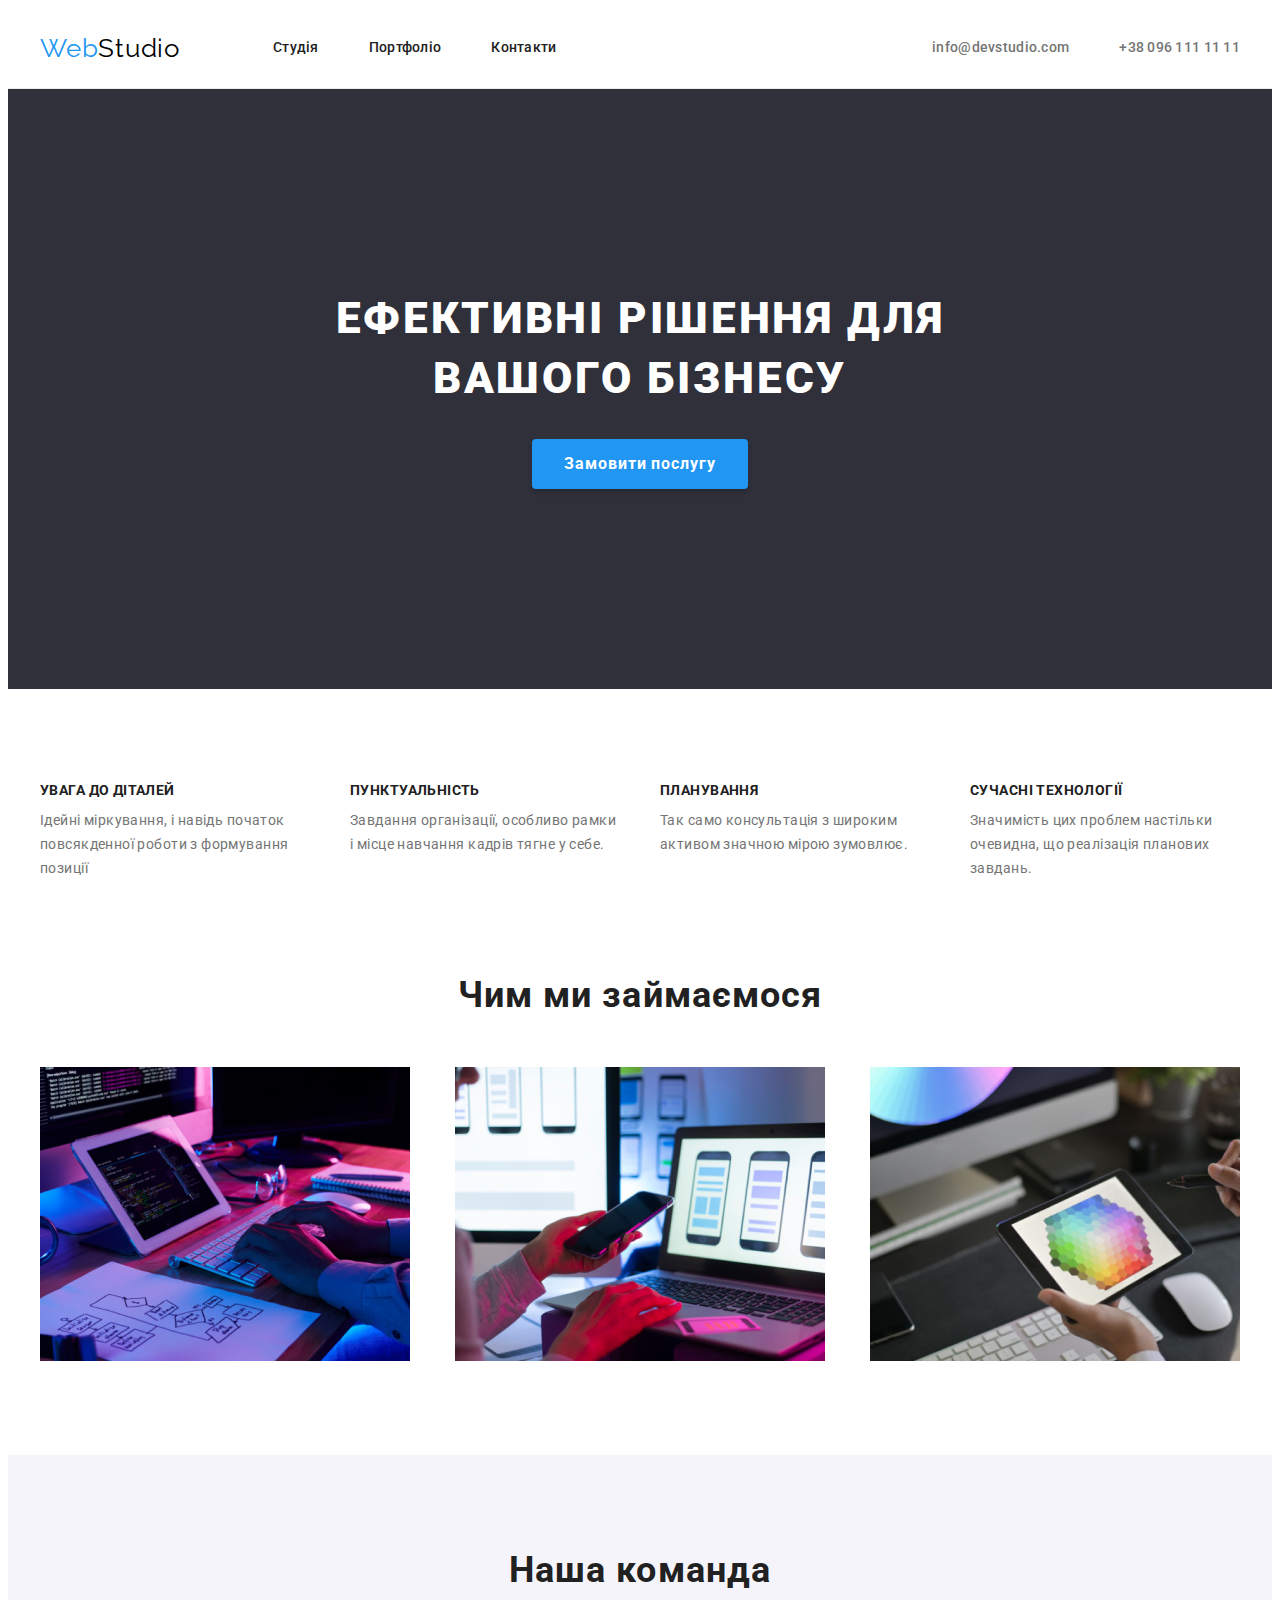
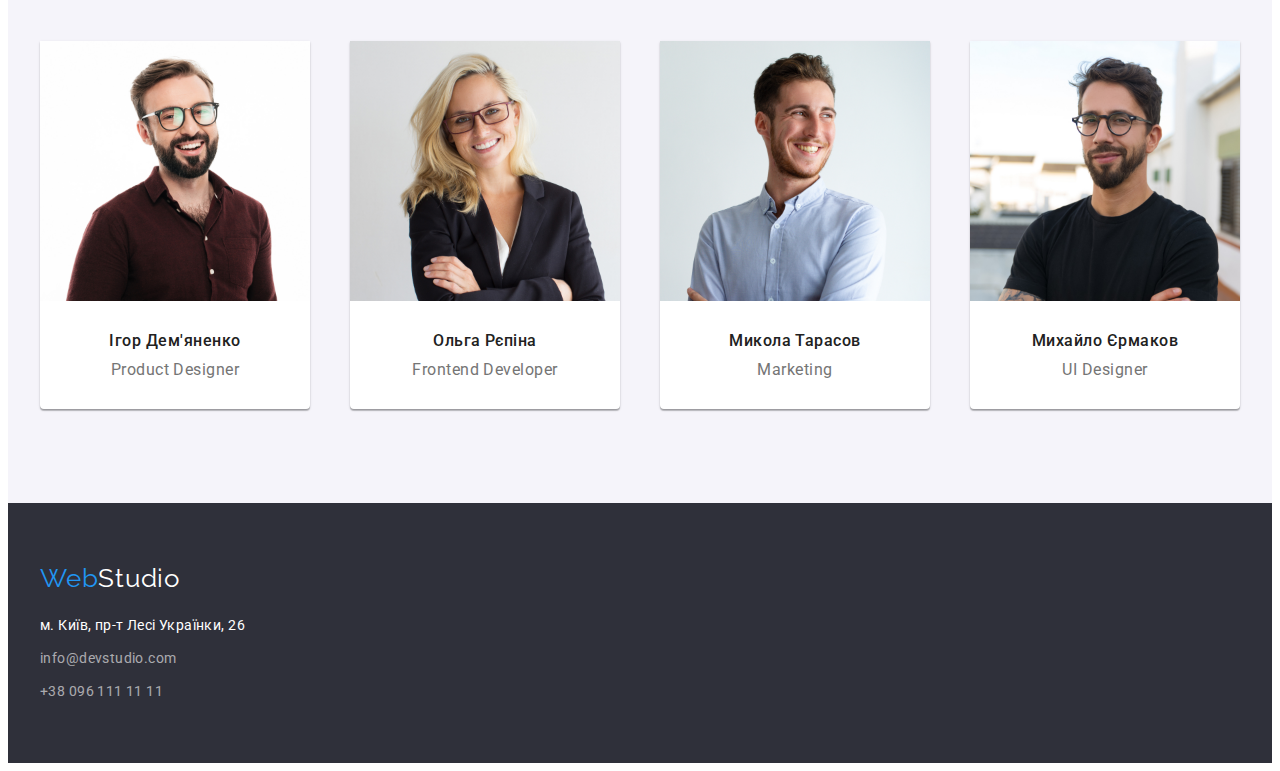
<file: index.html>
<!DOCTYPE html>
<html lang="uk">
<head>
    <meta charset="UTF-8">
    <meta http-equiv="X-UA-Compatible" content="IE=edge">
    <meta name="viewport" content="width=device-width, initial-scale=1.0">
    <title>Document</title>
    <!--modern-normalize-->
    <link rel="stylesheet" href="https://cdnjs.cloudflare.com/ajax/libs/modern-normalize/1.1.0/modern-normalize.min.css"
        integrity="sha512-wpPYUAdjBVSE4KJnH1VR1HeZfpl1ub8YT/NKx4PuQ5NmX2tKuGu6U/JRp5y+Y8XG2tV+wKQpNHVUX03MfMFn9Q=="
        crossorigin="anonymous" referrerpolicy="no-referrer" />
    <link rel="preconnect" href="https://fonts.googleapis.com">
    <link rel="preconnect" href="https://fonts.gstatic.com" crossorigin>
    <link href="https://fonts.googleapis.com/css2?family=Raleway:wght@700&family=Roboto:wght@400;500;700;900&display=swap" rel="stylesheet">
    <link rel="stylesheet" href="./css/styles.css"> 
</head>
<body>
    <header class="line">
        <div class="header-container container">
            <a class="logo link header" href="./index.html" lang="en"> Web<span class="logo-part">Studio</span></a>
            <nav class="nav-head">
                <ul class="header-list list">
                    <li class="nav-item header">
                        <a href="./index.html" class="nav-link link">Студія</a>
                    </li>
                    <li class="nav-item header">
                        <a href="./portfolio.html" class="nav-link link">Портфоліо</a>
                    </li>
                    <li class="nav-item header">
                        <a href="./contacts.html" class="nav-link link">Контакти</a>
                    </li>
                </ul>
            </nav>
                <ul class="contact-container list">
                    <li>
                        <a href="mailto:info@devstudio.com" class="header-contacts link header">info@devstudio.com</a>
                    </li>
                    <li>
                        <a href="tel:+380961111111" class="header-contacts link header">+38 096 111 11 11</a>
                    </li>
                </ul>
        </div>
    </header>
<main>
    <section class="hero">   
        <div class="hero-container container">
            <h1 class="hero-text">ЕФЕКТИВНІ РІШЕННЯ ДЛЯ ВАШОГО БІЗНЕСУ</h1>
            <button type="button" class="main-button hero-btn">Замовити послугу</button>
        </div>
    </section>
        
    <section class="advantages">
        <div class="container">
            <ul class="advantage-list list">
                <li class="advantage-item">
                    <h3 class="advantage-list-title">УВАГА ДО ДІТАЛЕЙ</h3>
                    <p class="advantage-list-text">Ідейні міркування, і навідь початок повсякденної роботи з формування позиції</p>
                </li>
                <li class="advantage-item">
                    <h3 class="advantage-list-title">ПУНКТУАЛЬНІСТЬ</h3>
                    <p class="advantage-list-text">Завдання організації, особливо рамки і місце навчання кадрів тягне у себе.</p>
                </li>
                <li class="advantage-item">
                    <h3 class="advantage-list-title">ПЛАНУВАННЯ</h3>
                    <p class="advantage-list-text">Так само консультація з широким активом значною мірою зумовлює.</p>
                </li>
                <li class="advantage-item">
                    <h3 class="advantage-list-title">СУЧАСНІ ТЕХНОЛОГІЇ</h3>
                    <p class="advantage-list-text">Значимість цих проблем настільки очевидна, що реалізація планових завдань.</p>
                </li>
            </ul>
        </div>
    </section>
    
    <section class="about-work">
        <div class="container">
            <h2 class="work-title">Чим ми займаємося</h2>
            <ul class="photos list">
                <li class><a href=""><img src="./images/img1.png" alt="програміст с ноутбуком" width="370"> </a></li>
                <li class><a href=""><img src="./images/img2.png" alt="програміст с телефоном" width="370"></a></li>
                <li class><a href=""><img src="./images/img3.png" alt="програміст с планшетом" width="370"></a></li>
            </ul>
        </div>
    </section>    
    
    <section class="work-team">
       <div class="container">
        <h2 class="work-team-title">Наша команда</h2>
        <ul class="work-team-list list">
            <li class="work-team-item"><img src="./images/team1.jpg" alt="Ігор Дем'яненко" width="270">
                <div class="name-job">
                    <h3 class="work-team-list-item">Ігор Дем'яненко</h3>
                    <p lang="en" class="work-team-item-text">Product Designer</p>
                </div>
            </li>
            <li class="work-team-item"><img src="./images/team2.jpg" alt="Ольга Рєпіна" width="270">
                <div class="name-job">
                    <h3 class="work-team-list-item">Ольга Рєпіна</h3>
                    <p lang="en" class="work-team-item-text">Frontend Developer</p>
                </div>
            </li>
            <li class="work-team-item"><img src="./images/team3.jpg" alt="Микола Тарасов" width="270">
                <div class="name-job">
                    <h3 class="work-team-list-item">Микола Тарасов</h3>
                    <p lang="en" class="work-team-item-text">Marketing</p>
                </div>
            </li>
            <li class="work-team-item"><img src="./images/team4.jpg" alt="Михайло Єрмаков" width="270">
                <div class="name-job">
                    <h3 class="work-team-list-item">Михайло Єрмаков</h3>
                    <p lang="en" class="work-team-item-text">UI Designer</p>
                </div>
            </li>
        </ul>
</div>
</section>
</main>
<footer class="footer-box">
    <div class="container">
        <a class="logo-footer link" href="./index.html" lang="en">  Web<span class="logo-footer-part">Studio</span>
        </a>
        <address class="location">
            <p class="location-on-map link"> м. Київ, пр-т Лесі Українки, 26</p>
            <div class="mail-link"><a class="contact-email link" href="mailto:info@devstudio.com">info@devstudio.com</a><br/></div>
            <a class="contact-tel link" href="tel:+380961111111">+38 096 111 11 11</a>
        </address>
    </div>
</footer>
    
</body>
</html>
</file>
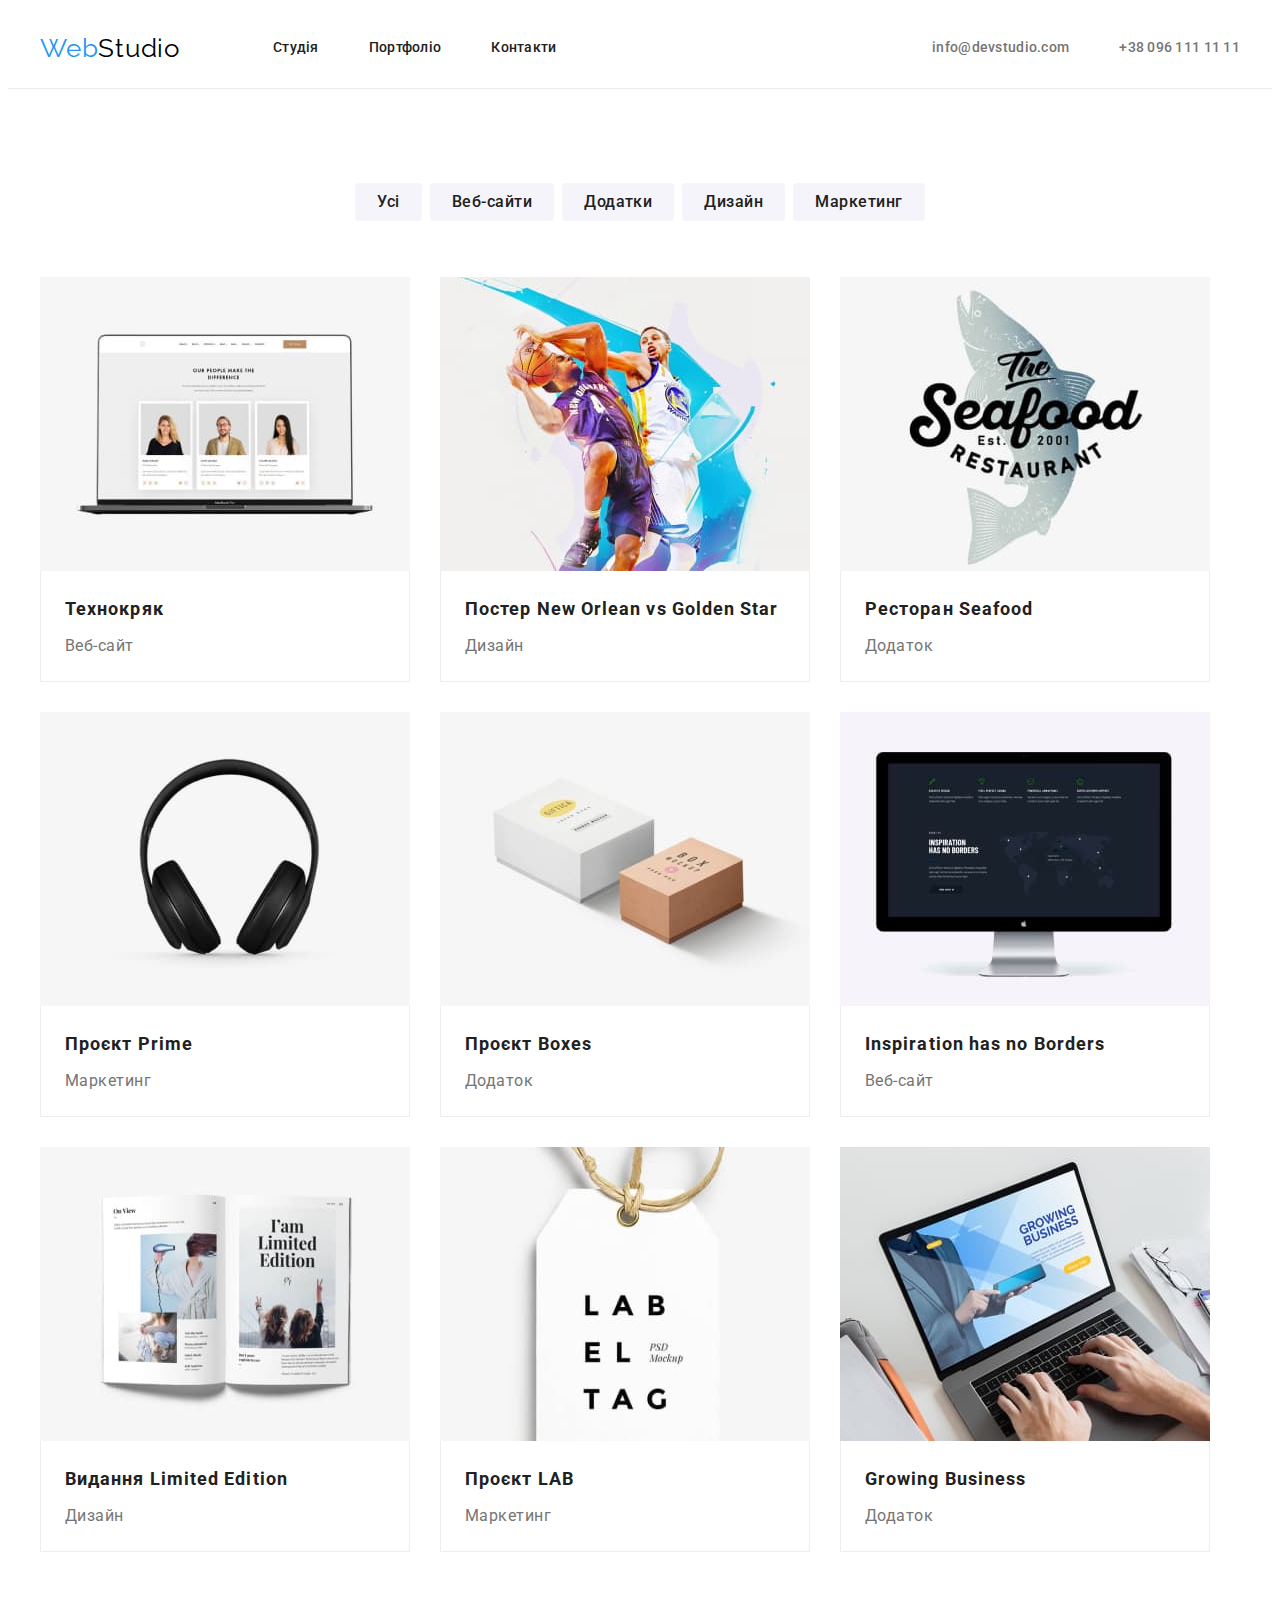
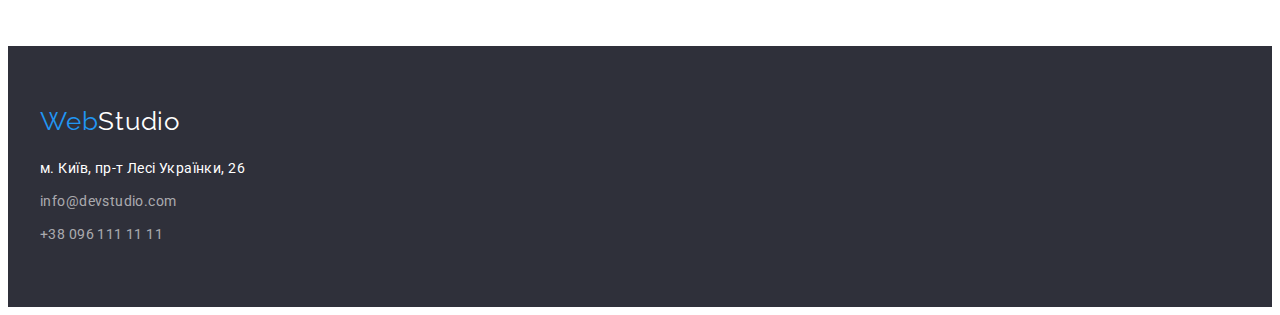
<file: portfolio.html>
<!DOCTYPE html>
<html lang="uk">
<head>
    <meta charset="UTF-8">
    <meta http-equiv="X-UA-Compatible" content="IE=edge">
    <meta name="viewport" content="width=device-width, initial-scale=1.0">
    <title>Document</title>
    <!--modern-normalize-->
    <link rel="stylesheet" href="https://cdnjs.cloudflare.com/ajax/libs/modern-normalize/1.1.0/modern-normalize.min.css"
        integrity="sha512-wpPYUAdjBVSE4KJnH1VR1HeZfpl1ub8YT/NKx4PuQ5NmX2tKuGu6U/JRp5y+Y8XG2tV+wKQpNHVUX03MfMFn9Q=="
        crossorigin="anonymous" referrerpolicy="no-referrer" />
    <!--Fonts-->
    <link rel="preconnect" href="https://fonts.googleapis.com">
    <link rel="preconnect" href="https://fonts.gstatic.com" crossorigin>
    <link href="https://fonts.googleapis.com/css2?family=Raleway:wght@700&family=Roboto:wght@400;500;700;900&display=swap" rel="stylesheet">
    <link rel="stylesheet" href="./css/styles.css"> 
</head>
<body>
    <header class="line">
        <div class="header-container container">
            <a class="logo link header" href="./index.html" lang="en"> Web<span class="logo-part">Studio</span></a>
            <nav class="nav-head">
                <ul class="header-list list">
                    <li class="nav-item header">
                        <a href="./index.html" class="nav-link link">Студія</a>
                    </li>
                    <li class="nav-item header">
                        <a href="./portfolio.html" class="nav-link link">Портфоліо</a>
                    </li>
                    <li class="nav-item header">
                        <a href="./contacts.html" class="nav-link link">Контакти</a>
                    </li>
                </ul>
            </nav>
            <ul class="contact-container list">
                <li>
                    <a href="mailto:info@devstudio.com" class="header-contacts link header">info@devstudio.com</a>
                </li>
                <li>
                    <a href="tel:+380961111111" class="header-contacts link header">+38 096 111 11 11</a>
                </li>
            </ul>
        </div>
    </header>

<main>

    <section class="project-list">
        <div class="container">
            <ul class="buttom-list list">
                <li><button type="button" class="project-selection">Усі</button></li>
                <li><button type="button" class="project-selection">Веб-сайти</button></li>
                <li><button type="button" class="project-selection">Додатки</button></li>
                <li><button type="button" class="project-selection">Дизайн</button></li>
                <li><button type="button" class="project-selection">Маркетинг</button></li>
            </ul>
            <ul class="portfolio-list">
                <li class="portfolio-list-item list">
                    <a href="" class="project-link link"><img src="./images/portfolio/img1.jpg" alt="Сторінка сайту з 3 фотографіями" width="370">
                    <div class="photo-description">
                        <h2 class="potfrolio-list-title">Технокряк</h2>
                        <p class="portfolio-list-text">Веб-сайт</p>
                    </div>
                    </a>
                </li>
                <li class="portfolio-list-item list">
                    <a href="" class="project-link link"><img src="./images/portfolio/img2.jpg" alt="Баскетболисти" width="370">
                    <div class="photo-description">
                        <h2 class="potfrolio-list-title">Постер New Orlean vs Golden Star</h2>
                        <p class="portfolio-list-text">Дизайн</p>
                    </div>
                    </a>
                </li>
                <li class="portfolio-list-item list">
                    <a href="" class="project-link link"><img src="./images/portfolio/img3.jpg" alt="Логотип ресторану з рибою" width="370">
                    <div class="photo-description">
                        <h2 class="potfrolio-list-title">Ресторан Seafood</h2>
                        <p class="portfolio-list-text">Додаток</p>
                    </div>
                    </a>
                </li>
                <li class="portfolio-list-item list">
                    <a href="" class="project-link link"><img src="./images/portfolio/img4.jpg" alt="Навушники" width="370">
                    <div class="photo-description">
                        <h2 class="potfrolio-list-title">Проєкт Prime</h2>
                        <p class="portfolio-list-text">Маркетинг</p>
                    </div>
                    </a>
                </li>
                <li class="portfolio-list-item list">
                    <a href="" class="project-link link"><img src="./images/portfolio/img5.jpg" alt="Два коробки, один білий, інший біжевий" width="370"></a>
                    <div class="photo-description">
                        <h2 class="potfrolio-list-title">Проєкт Boxes</h2>
                        <p class="portfolio-list-text">Додаток</p>
                    </div>
                    </a>
                </li>
                <li class="portfolio-list-item list"> 
                    <a href="" class="project-link link"><img src="./images/portfolio/img6.jpg" alt="Комп'ютер з сайтом та картою світу" width="370">
                    <div class="photo-description">
                        <h2 class="potfrolio-list-title">Inspiration has no Borders</h2>
                        <p class="portfolio-list-text">Веб-сайт</p>
                    </div>
                    </a>
                </li>
                <li class="portfolio-list-item list">
                    <a href="" class="project-link link"><img src="./images/portfolio/img7.jpg" alt="Відкрита книжка" width="370">
                    <div class="photo-description">
                        <h2 class="potfrolio-list-title">Видання Limited Edition</h2>
                        <p class="portfolio-list-text">Дизайн</p>
                    </div>
                    </a>
                </li>
                <li class="portfolio-list-item list">
                    <a href="" class="project-link link"><img src="./images/portfolio/img8.jpg" alt="Лейбл" width="370">
                    <div class="photo-description">
                        <h2 class="potfrolio-list-title">Проєкт LAB</h2>
                        <p class="portfolio-list-text">Маркетинг</p>
                    </div>
                    </a>
                </li>
                <li class="portfolio-list-item list">
                    <a href="" class="project-link link"><img src="./images/portfolio/img9.jpg" alt="Робочий ноутбук" width="370">
                    <div class="photo-description">
                        <h2 class="potfrolio-list-title">Growing Business</h2>
                        <p class="portfolio-list-text">Додаток</p>
                    </div>
                    </a>
                </li>
            </ul>
        </div>
    </section>

</main>

<footer class="footer-box">
    <div class="container">
        <a class="logo-footer link" href="./index.html" lang="en"> Web<span class="logo-footer-part">Studio</span>
        </a>
        <address class="location">
            <p class="location-on-map link"> м. Київ, пр-т Лесі Українки, 26</p>
            <div class="mail-link"><a class="contact-email link"
                    href="mailto:info@devstudio.com">info@devstudio.com</a><br /></div>
            <a class="contact-tel link" href="tel:+380961111111">+38 096 111 11 11</a>
        </address>
    </div>
</footer>
 

</body>
</html>
</file>
<file: css/styles.css>
:root {
    --brand-color: #212121;
    --secondary-color: #2196F3;
}

body{
    font-family: "Roboto", sans-serif; 
    color:  #757575;
    }


    /*----reset-atart*/

h1,
h2,
h3,
h4,
h5,
h6, 
p {
    margin: 0px;
}

.list{
    list-style: none;
    margin: 0px;
    padding: 0px;
}

.link {
    text-decoration: none;
    padding: 0px;
    margin: 0px;
}

img{
    display: block;
    padding: 0px;
}

.container{
    width: 1200px;
    padding-right: 15px;
    padding-left: 15px;
    margin-right: auto;
    margin-left: auto;
}

/*-----Header---*/

.header-container{
    display: flex;
    align-items: center;
}

header{
    border-bottom: 1px solid #ECECEC;
}

.logo {font-family: 'Raleway';
    font-size: 26px;
    line-height: 1.19;   
    letter-spacing: 0.03em;
    color: var(--secondary-color);
    display: block;
    margin-right: 93px;
}

.logo-part {
    color: #000000;
}

.header-list{
    display: flex;
    align-items: center;  
    gap: 50px;
}

.nav-head{
    margin-right: auto;
}

.nav-link {
    display: block;
    padding-top: 32px;
    padding-bottom: 32px;
    font-weight: 500;
    font-size: 14px;
    line-height: 1.14;
    letter-spacing: 0.02em;
    color: var(--brand-color);
    cursor:pointer;
    }

.nav-link:focus{color:var(--secondary-color);}

.nav-link.link.current {color:var(--secondary-color);}

.header-contacts{
    font-weight: 500;
    font-size: 14px;
    line-height: 1.14;
    letter-spacing: 0.02em;
    color: #757575;
    display: block;
    padding-top: 32px;
    padding-bottom: 32px;
}

.header-contacts:focus{color: var(--secondary-color);}

.contact-container{
    display: flex;
    align-items: center;
    gap: 50px;
}



/*------Hero------*/



.hero {
    background-color: #2F303A;
    margin-right: auto;
    margin-left: auto;
    padding-top: 200px;
    padding-bottom: 200px;
    }

.hero-text{
    margin-right: 338px;
    margin-bottom: 30px;
    margin-left: 252px;
    width: 696px;
    font-family: inherit;
    font-weight: 900;
    font-size: 44px;
    line-height: 1.36; 
    text-align: center; 
    letter-spacing: 0.06em;
    text-transform: uppercase;
    color: #FFFFFF;
    }  

.hero-btn{
    font-family: 'Roboto';
        font-weight: 700;
        font-size: 16px;
        line-height: 1.88;
        display: flex;
        align-items: center;
        text-align: center;
        letter-spacing: 0.06em;
        color: #FFFFFF;
        background: #2196F3;
        box-shadow: 0px 4px 4px rgba(0, 0, 0, 0.15);

        border-radius: 4px;
        padding: 10px 32px;
        border-width: 0px;
        
}

.hero-btn:active{background: #188CE8;
    box-shadow: 0px 4px 4px rgba(0, 0, 0, 0.15);
    border-radius: 4px;
}

.main-button{
    display: block;
    margin: 0 auto;
}

 

/*-------advantage----------*/

.advantages{
    padding-top: 94px;
    padding-bottom: 94px;
}

.advantage-list{
    display: flex;
    justify-content:space-between;
}

.advantage-item{
    width: 270px;
}

.advantage-list-title {
    font-size: 14px;
    line-height: 1.14;
    letter-spacing: 0.03em;
    text-transform: uppercase;    
    color: var(--brand-color);
    margin-bottom: 10px;
}

.advantage-list-text {
    font-size: 14px;
    line-height: 1.71;
    letter-spacing: 0.03em;
}


/*-------About work----------*/

.about-work{
    padding-bottom: 94px;
}


.photos{
    display: flex;
    justify-content: space-between;
    gap: 30px;
}

.work-title {
    margin-bottom: 50px;
    font-size: 36px;
    line-height: 1.17;
    text-align: center;
    letter-spacing: 0.03em;
    color: var(--brand-color);}


/*-------Work team----------*/

.work-team {background: #F5F4FA;
    padding-top: 94px;
    padding-bottom: 94px;
}

.work-team-item{
    background: #FFFFFF;
    box-shadow: 0px 1px 3px rgba(0, 0, 0, 0.12), 0px 1px 1px rgba(0, 0, 0, 0.14), 0px 2px 1px rgba(0, 0, 0, 0.2);
    border-radius: 0px 0px 4px 4px;
    
}

.work-team-title {
    font-size: 36px;
    line-height: 1.17;
    text-align: center;
    letter-spacing: 0.03em;
    color:var(--brand-color);
    margin-bottom: 50px;
}

.work-team-list{
    display:flex;
    justify-content: space-between;
    gap: 30px;
}
  

.work-team-list-item {
    font-weight: 500;
    font-size: 16px;
    line-height: 1.19;
    text-align: center;
    letter-spacing: 0.03em;
    color: var(--brand-color);
    margin-bottom: 10px;
}


.work-team-item-text {
    font-size: 16px;
    line-height: 1.19;
    text-align: center;
    letter-spacing: 0.03em;
   }

   .name-job{
    padding-top: 30px;
    padding-bottom: 30px;
   }
  


/*-------Footer----------*/

.footer-box{
    padding-top: 60px;
    padding-bottom: 60px;
    background-color: #2F303A;
}

.logo-footer{
    font-family: 'Raleway';
    font-size: 26px;
    line-height: 1.19;
    letter-spacing: 0.03em;
    color: var(--secondary-color);
}

.location{
    margin-top: 20px;
}

.logo-footer-part{
    color: #ffffff;
}

.location-on-map{
    font-style: normal;
    font-size: 14px;
    line-height: 1.71;
    letter-spacing: 0.03em;
    color: #FFFFFF;
    margin-bottom: 9px;
}

.contact-tel{
    font-style: normal;
    font-size: 14px;
    line-height: 1.71;
    letter-spacing: 0.03em;
    color: rgba(255, 255, 255, 0.6);
}


.contact-email{
    font-style: normal;
    font-size: 14px;
    line-height: 1.71;
    letter-spacing: 0.03em;
    color: rgba(255, 255, 255, 0.6);
    }

.mail-link{
    margin-bottom: 9px;
}

/*---------Portfolio----------*/

.project-list {
    background: #FFFFFF;
    padding-top: 94px;
    padding-bottom: 94px;
    
}

.buttom-list{
    margin-bottom: 56px;
    display: flex;
    justify-content: center;
    gap: 8px;
}

.project-selection{
    font-family: 'Roboto';
    font-style: normal;
    font-weight: 500;
    font-size: 16px;
    line-height: 1.62;  
    text-align: center;
    letter-spacing: 0.03em;
    color: var(--brand-color);
    background: #F5F4FA;
    border-radius: 4px;

    padding: 6px 22px;
    border-width: 0px;
    min-height: 38px;
}

.project-selection:hover{cursor: pointer;}

.project-selection:active{
    color: #FFFFFF;
    background: #2196F3;
    box-shadow: 0px 3px 1px rgba(0, 0, 0, 0.1), 0px 1px 2px rgba(0, 0, 0, 0.08), 0px 2px 2px rgba(0, 0, 0, 0.12);
    border-radius: 4px;
}

.portfolio-list{
    display: flex;
    flex-wrap: wrap;
    padding-left: 0px;
    gap: 30px;
    margin-top: 0px;
    margin-bottom: 0px;
    
    }

.portfolio-list-item{
    flex-basis: calc((100%-60px)/3);
    flex-basis: 370px;
    max-width: 370px;
}

.potfrolio-list-title {
    margin-bottom: 4px;
    width: 370px;
    font-size: 18px;
    line-height: 2.00;
    letter-spacing: 0.06em;
    color: var(--brand-color);
}


.portfolio-list-text {
    width: 370px;
    font-size: 16px;
    line-height: 1.88;
    letter-spacing: 0.03em;
    color: #757575;
}

.photo-description{
    padding-top: 20px;
    padding-bottom: 20px;
    padding-left: 24px;
    background: #FFFFFF;
    border: 1px solid #EEEEEE;
    border-top: none;
}
</file>
